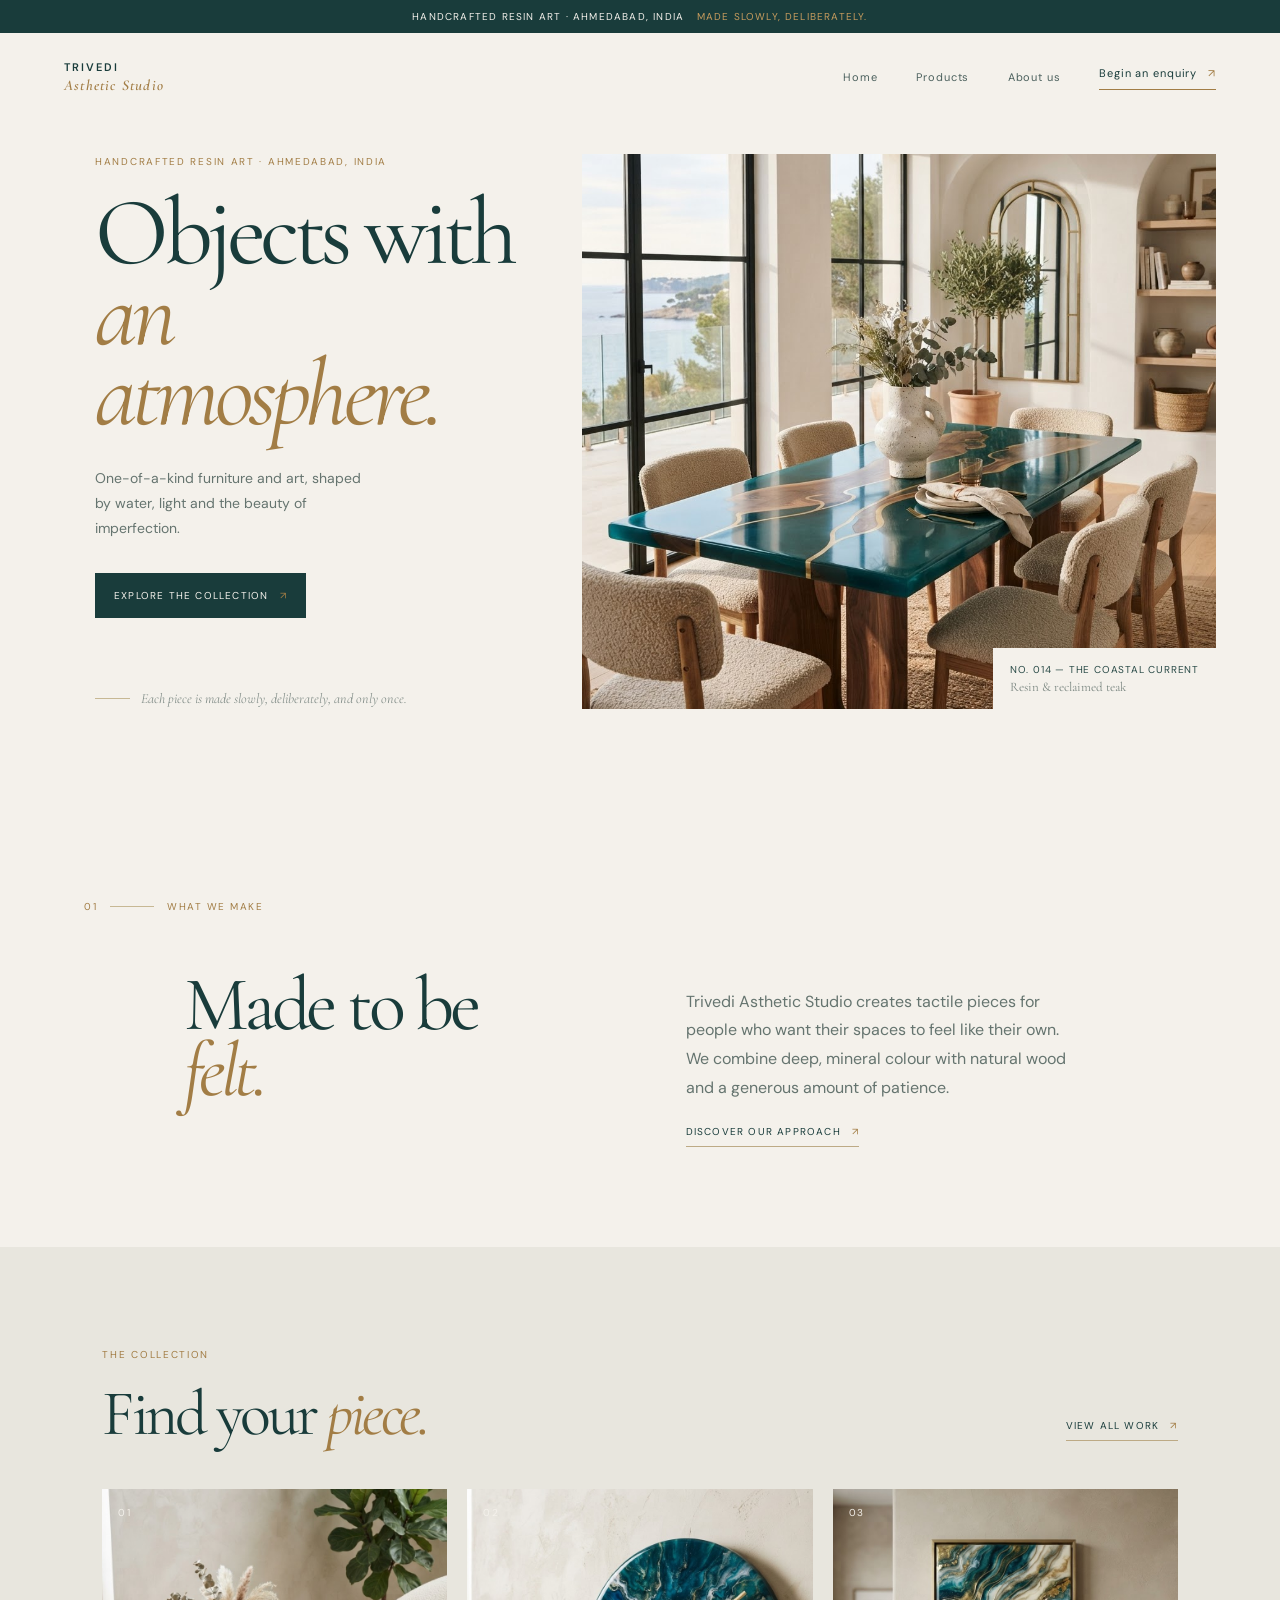
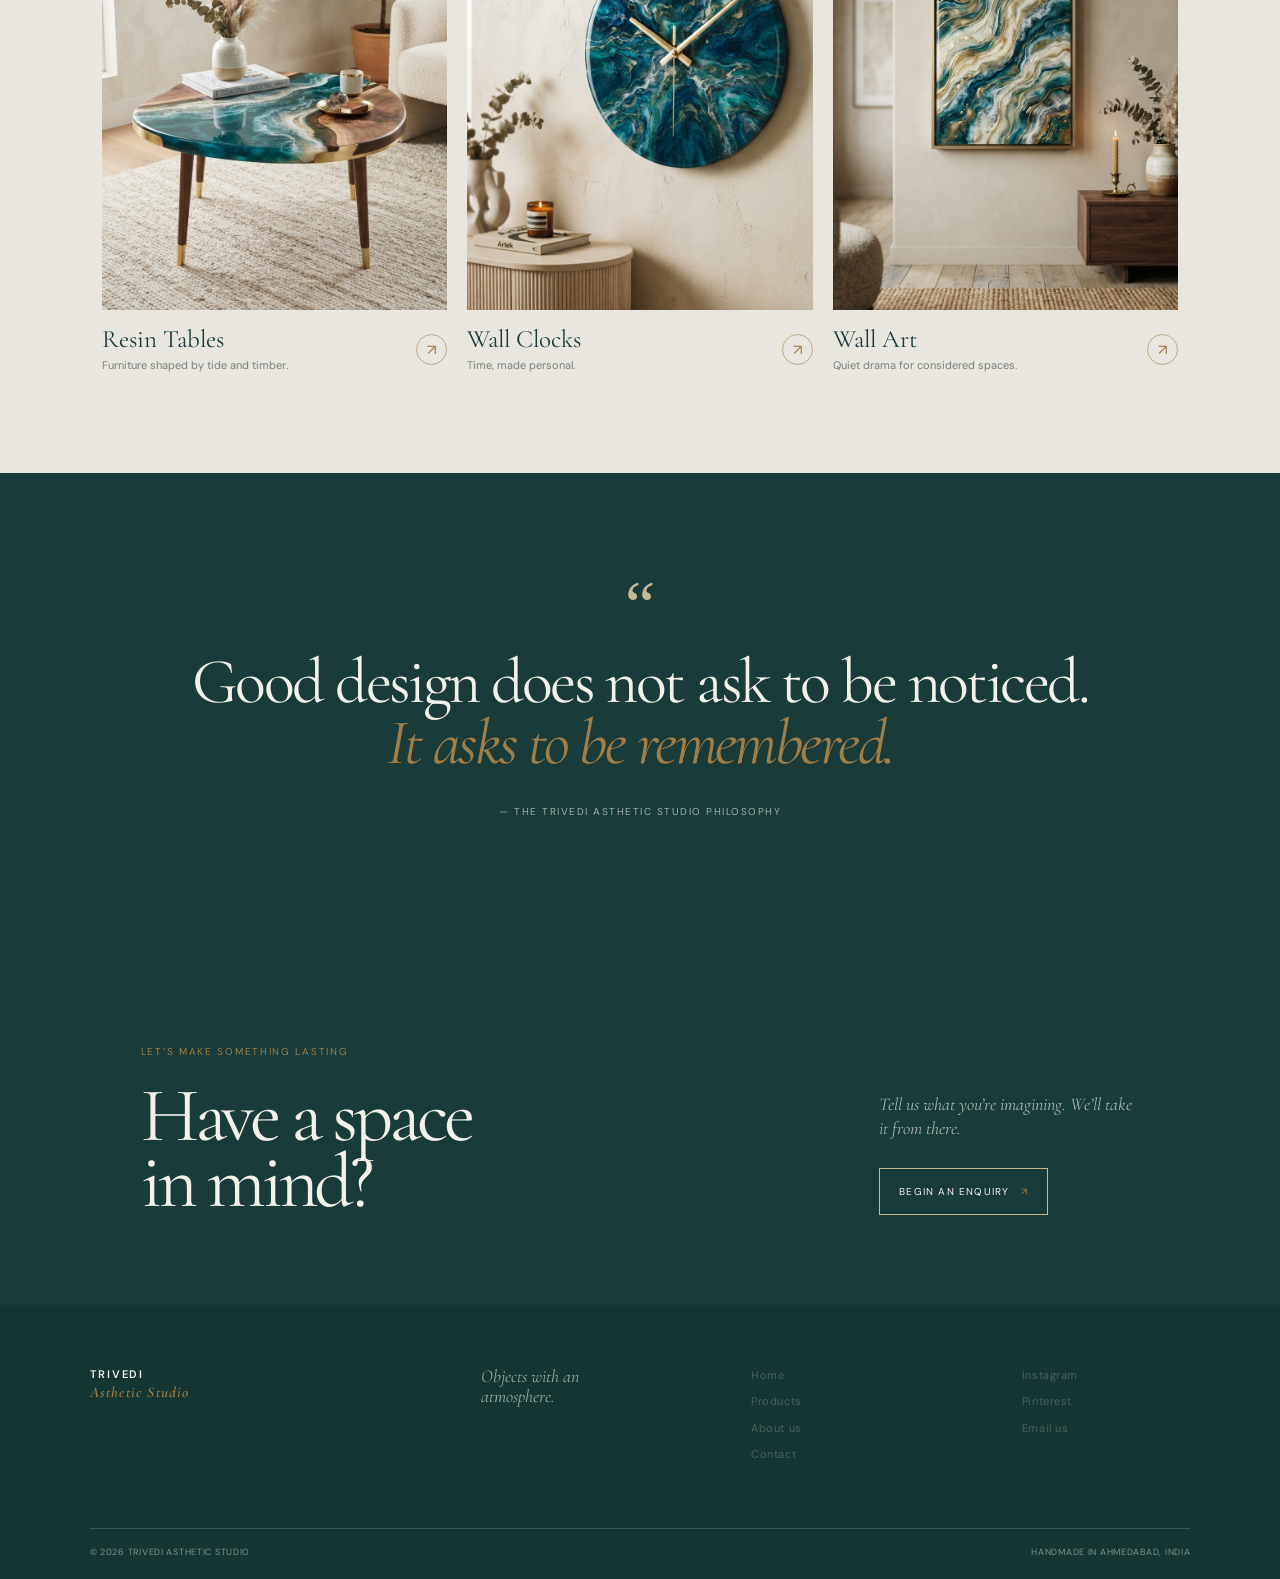
<file: index.html>
<!doctype html>
<html lang="en">
<head>
  <meta charset="UTF-8"><meta name="viewport" content="width=device-width, initial-scale=1.0">
  <meta name="description" content="Trivedi Asthetic Studio creates handcrafted resin furniture and art in Ahmedabad, India.">
  <title>Trivedi Asthetic Studio — Objects with an atmosphere</title>
  <link rel="stylesheet" href="styles.css">
</head>
<body>
  <div class="announcement">Handcrafted resin art · Ahmedabad, India <span>Made slowly, deliberately.</span></div>
  <header class="site-header"><a class="wordmark" href="index.html">TRIVEDI<br><em>Asthetic Studio</em></a><button class="menu-button" aria-label="Toggle navigation" aria-expanded="false"><span></span><span></span></button><nav class="main-nav"><a href="index.html">Home</a><a href="products.html">Products</a><a href="aboutus.html">About us</a><a href="contact.html" class="nav-cta">Begin an enquiry <span>↗</span></a></nav></header>
  <main>
    <section class="hero"><div class="hero-copy"><p class="eyebrow">Handcrafted resin art · Ahmedabad, India</p><h1>Objects with<br><i>an atmosphere.</i></h1><p class="hero-lede">One-of-a-kind furniture and art, shaped by water, light and the beauty of imperfection.</p><a class="button button-dark" href="products.html">Explore the collection <span>↗</span></a><div class="hero-note"><span class="line"></span>Each piece is made slowly, deliberately, and only once.</div></div><div class="hero-image-wrap"><img src="images/hero-resin-studio.png" alt="Ocean teal resin table in an airy interior"><div class="image-caption">No. 014 — The Coastal Current<br><span>Resin &amp; reclaimed teak</span></div></div></section>
    <section class="intro-section"><div class="section-kicker"><span>01</span><span class="kicker-line"></span><span>What we make</span></div><div class="intro-grid"><h2>Made to be<br><i>felt.</i></h2><div><p class="intro-text">Trivedi Asthetic Studio creates tactile pieces for people who want their spaces to feel like their own. We combine deep, mineral colour with natural wood and a generous amount of patience.</p><a class="text-link" href="aboutus.html">Discover our approach <span>↗</span></a></div></div></section>
    <section class="category-section"><div class="section-heading"><div><p class="eyebrow">The collection</p><h2>Find your <i>piece.</i></h2></div><a class="text-link" href="products.html">View all work <span>↗</span></a></div><div class="category-grid"><a class="category-card" href="products.html#tables"><div class="category-image"><img src="images/resin-table.png" alt="Resin tables"><span class="category-number">01</span></div><div class="category-info"><div><h3>Resin Tables</h3><p>Furniture shaped by tide and timber.</p></div><span class="circle-arrow">↗</span></div></a><a class="category-card" href="products.html#clocks"><div class="category-image"><img src="images/resin-clock.png" alt="Resin wall clocks"><span class="category-number">02</span></div><div class="category-info"><div><h3>Wall Clocks</h3><p>Time, made personal.</p></div><span class="circle-arrow">↗</span></div></a><a class="category-card" href="products.html#art"><div class="category-image"><img src="images/resin-art.png" alt="Resin wall art"><span class="category-number">03</span></div><div class="category-info"><div><h3>Wall Art</h3><p>Quiet drama for considered spaces.</p></div><span class="circle-arrow">↗</span></div></a></div></section>
    <section class="quote-section"><div class="quote-mark">“</div><blockquote>Good design does not ask to be noticed.<br><i>It asks to be remembered.</i></blockquote><p>— The Trivedi Asthetic Studio philosophy</p></section>
    <section class="contact-strip"><div><p class="eyebrow">Let’s make something lasting</p><h2>Have a space<br>in mind?</h2></div><div class="contact-action"><p>Tell us what you’re imagining. We’ll take it from there.</p><a class="button button-light" href="contact.html">Begin an enquiry <span>↗</span></a></div></section>
  </main>
  <footer><div class="footer-top"><div class="footer-mark wordmark">TRIVEDI<br><em>Asthetic Studio</em></div><p>Objects with an<br>atmosphere.</p><nav class="footer-links"><a href="index.html">Home</a><a href="products.html">Products</a><a href="aboutus.html">About us</a><a href="contact.html">Contact</a></nav><nav class="social-links"><a href="#">Instagram</a><a href="#">Pinterest</a><a href="mailto:hello@trivediasthetic.com">Email us</a></nav></div><div class="footer-bottom"><span>© 2026 Trivedi Asthetic Studio</span><span>Handmade in Ahmedabad, India</span></div></footer>
  <script src="script.js"></script>
</body>
</html>
</file>
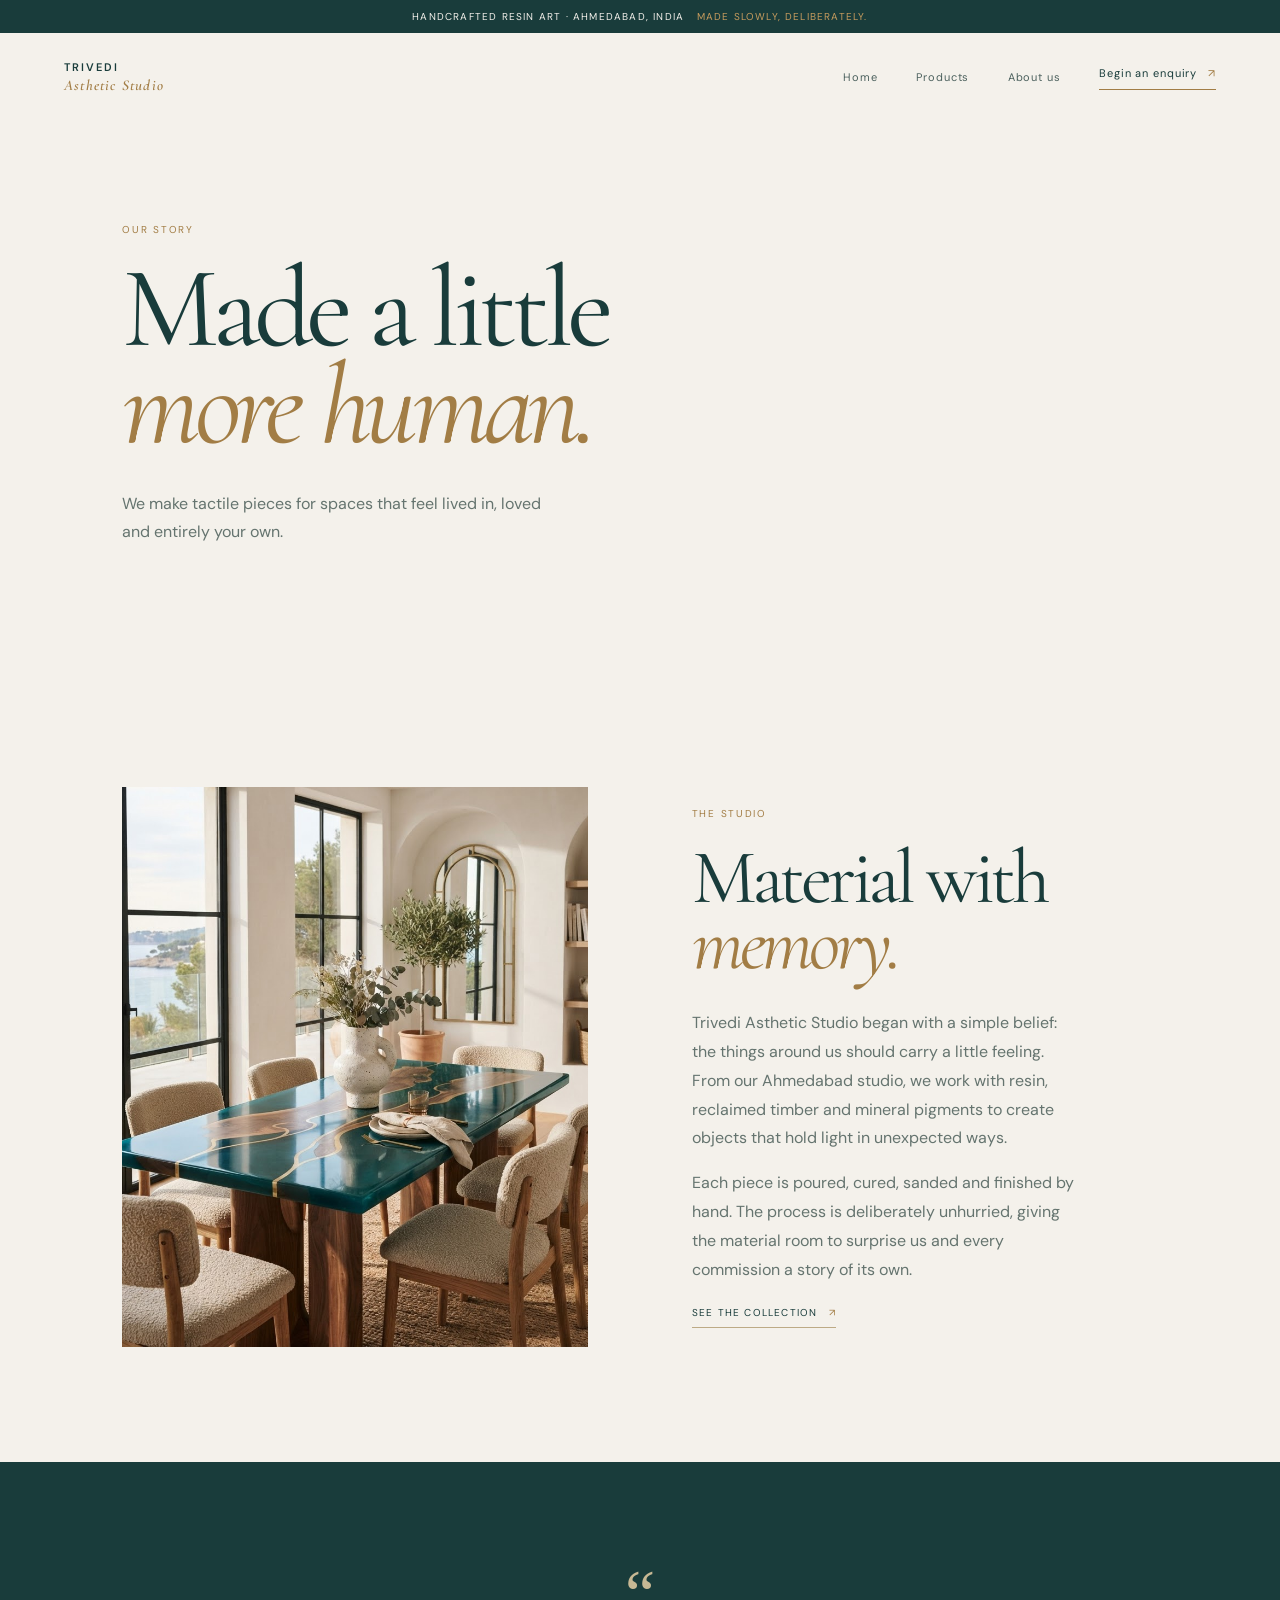
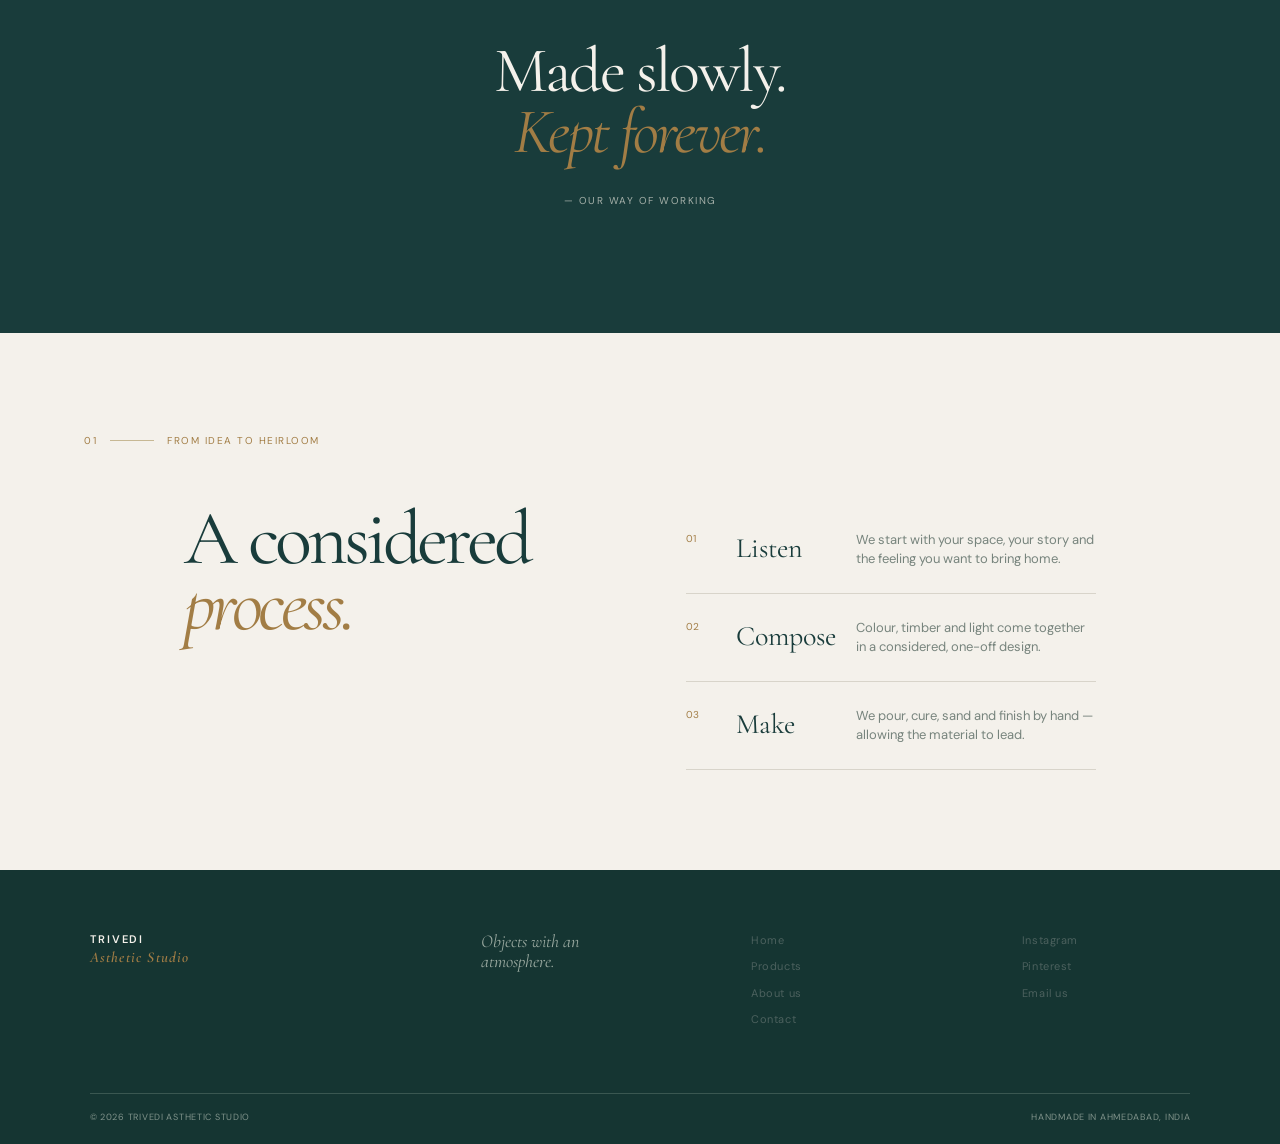
<file: aboutus.html>
<!doctype html>
<html lang="en"><head><meta charset="UTF-8"><meta name="viewport" content="width=device-width, initial-scale=1.0"><meta name="description" content="Learn about Trivedi Asthetic Studio and our handmade resin process."><title>About us — Trivedi Asthetic Studio</title><link rel="stylesheet" href="styles.css"></head><body><div class="announcement">Handcrafted resin art · Ahmedabad, India <span>Made slowly, deliberately.</span></div><header class="site-header"><a class="wordmark" href="index.html">TRIVEDI<br><em>Asthetic Studio</em></a><button class="menu-button" aria-label="Toggle navigation" aria-expanded="false"><span></span><span></span></button><nav class="main-nav"><a href="index.html">Home</a><a href="products.html">Products</a><a href="aboutus.html">About us</a><a href="contact.html" class="nav-cta">Begin an enquiry <span>↗</span></a></nav></header><main><section class="page-hero"><p class="eyebrow">Our story</p><h1>Made a little<br><i>more human.</i></h1><p>We make tactile pieces for spaces that feel lived in, loved and entirely your own.</p></section><section class="story-section"><div class="story-image"><img src="images/hero-resin-studio.png" alt="Resin art table in a bright studio"></div><div class="story-copy"><p class="eyebrow">The studio</p><h2>Material with<br><i>memory.</i></h2><p>Trivedi Asthetic Studio began with a simple belief: the things around us should carry a little feeling. From our Ahmedabad studio, we work with resin, reclaimed timber and mineral pigments to create objects that hold light in unexpected ways.</p><p>Each piece is poured, cured, sanded and finished by hand. The process is deliberately unhurried, giving the material room to surprise us and every commission a story of its own.</p><a class="text-link" href="products.html">See the collection <span>↗</span></a></div></section><section class="quote-section"><div class="quote-mark">“</div><blockquote>Made slowly.<br><i>Kept forever.</i></blockquote><p>— Our way of working</p></section><section class="process-section"><div class="section-kicker"><span>01</span><span class="kicker-line"></span><span>From idea to heirloom</span></div><div class="process-grid"><h2>A considered<br><i>process.</i></h2><div class="process-list"><div><span>01</span><h3>Listen</h3><p>We start with your space, your story and the feeling you want to bring home.</p></div><div><span>02</span><h3>Compose</h3><p>Colour, timber and light come together in a considered, one-off design.</p></div><div><span>03</span><h3>Make</h3><p>We pour, cure, sand and finish by hand — allowing the material to lead.</p></div></div></div></section></main><footer><div class="footer-top"><div class="footer-mark wordmark">TRIVEDI<br><em>Asthetic Studio</em></div><p>Objects with an<br>atmosphere.</p><nav class="footer-links"><a href="index.html">Home</a><a href="products.html">Products</a><a href="aboutus.html">About us</a><a href="contact.html">Contact</a></nav><nav class="social-links"><a href="#">Instagram</a><a href="#">Pinterest</a><a href="mailto:hello@trivediasthetic.com">Email us</a></nav></div><div class="footer-bottom"><span>© 2026 Trivedi Asthetic Studio</span><span>Handmade in Ahmedabad, India</span></div></footer><script src="script.js"></script></body></html>
</file>
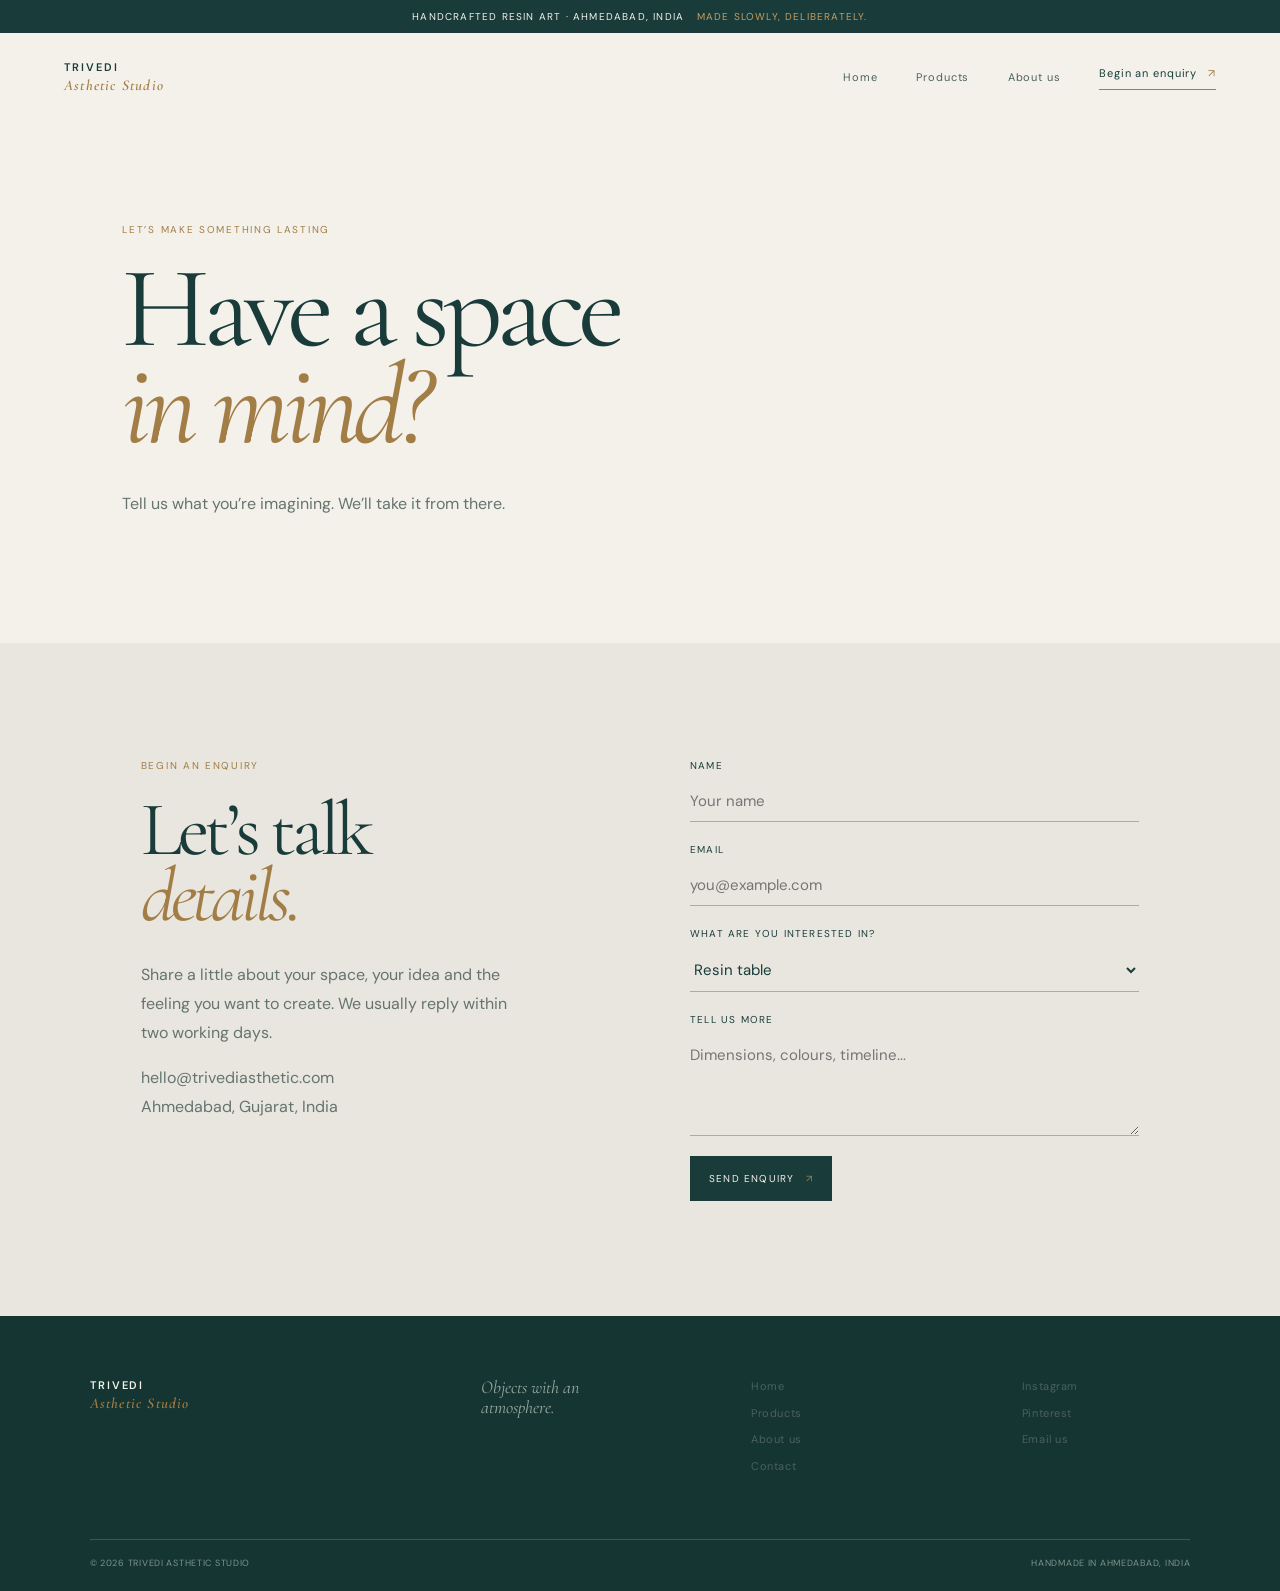
<file: contact.html>
<!doctype html>
<html lang="en"><head><meta charset="UTF-8"><meta name="viewport" content="width=device-width, initial-scale=1.0"><meta name="description" content="Start a custom resin art enquiry with Trivedi Asthetic Studio."><title>Contact — Trivedi Asthetic Studio</title><link rel="stylesheet" href="styles.css"></head><body><div class="announcement">Handcrafted resin art · Ahmedabad, India <span>Made slowly, deliberately.</span></div><header class="site-header"><a class="wordmark" href="index.html">TRIVEDI<br><em>Asthetic Studio</em></a><button class="menu-button" aria-label="Toggle navigation" aria-expanded="false"><span></span><span></span></button><nav class="main-nav"><a href="index.html">Home</a><a href="products.html">Products</a><a href="aboutus.html">About us</a><a href="contact.html" class="nav-cta">Begin an enquiry <span>↗</span></a></nav></header><main><section class="page-hero"><p class="eyebrow">Let’s make something lasting</p><h1>Have a space<br><i>in mind?</i></h1><p>Tell us what you’re imagining. We’ll take it from there.</p></section><section class="contact-form-section"><div><p class="eyebrow">Begin an enquiry</p><h2>Let’s talk<br><i>details.</i></h2><p class="contact-details">Share a little about your space, your idea and the feeling you want to create. We usually reply within two working days.</p><p class="contact-details">hello@trivediasthetic.com<br>Ahmedabad, Gujarat, India</p></div><form class="enquiry-form" id="enquiry-form"><label>Name<input required name="name" type="text" placeholder="Your name"></label><label>Email<input required name="email" type="email" placeholder="you@example.com"></label><label>What are you interested in?<select name="interest"><option>Resin table</option><option>Wall clock</option><option>Wall art</option><option>Custom commission</option></select></label><label>Tell us more<textarea required name="message" rows="4" placeholder="Dimensions, colours, timeline..."></textarea></label><button class="button button-dark" type="submit">Send enquiry <span>↗</span></button><div class="form-success" hidden><h3>Thank you.</h3><p>Your enquiry is on its way. We’ll be in touch soon.</p></div></form></section></main><footer><div class="footer-top"><div class="footer-mark wordmark">TRIVEDI<br><em>Asthetic Studio</em></div><p>Objects with an<br>atmosphere.</p><nav class="footer-links"><a href="index.html">Home</a><a href="products.html">Products</a><a href="aboutus.html">About us</a><a href="contact.html">Contact</a></nav><nav class="social-links"><a href="#">Instagram</a><a href="#">Pinterest</a><a href="mailto:hello@trivediasthetic.com">Email us</a></nav></div><div class="footer-bottom"><span>© 2026 Trivedi Asthetic Studio</span><span>Handmade in Ahmedabad, India</span></div></footer><script src="script.js"></script></body></html>
</file>
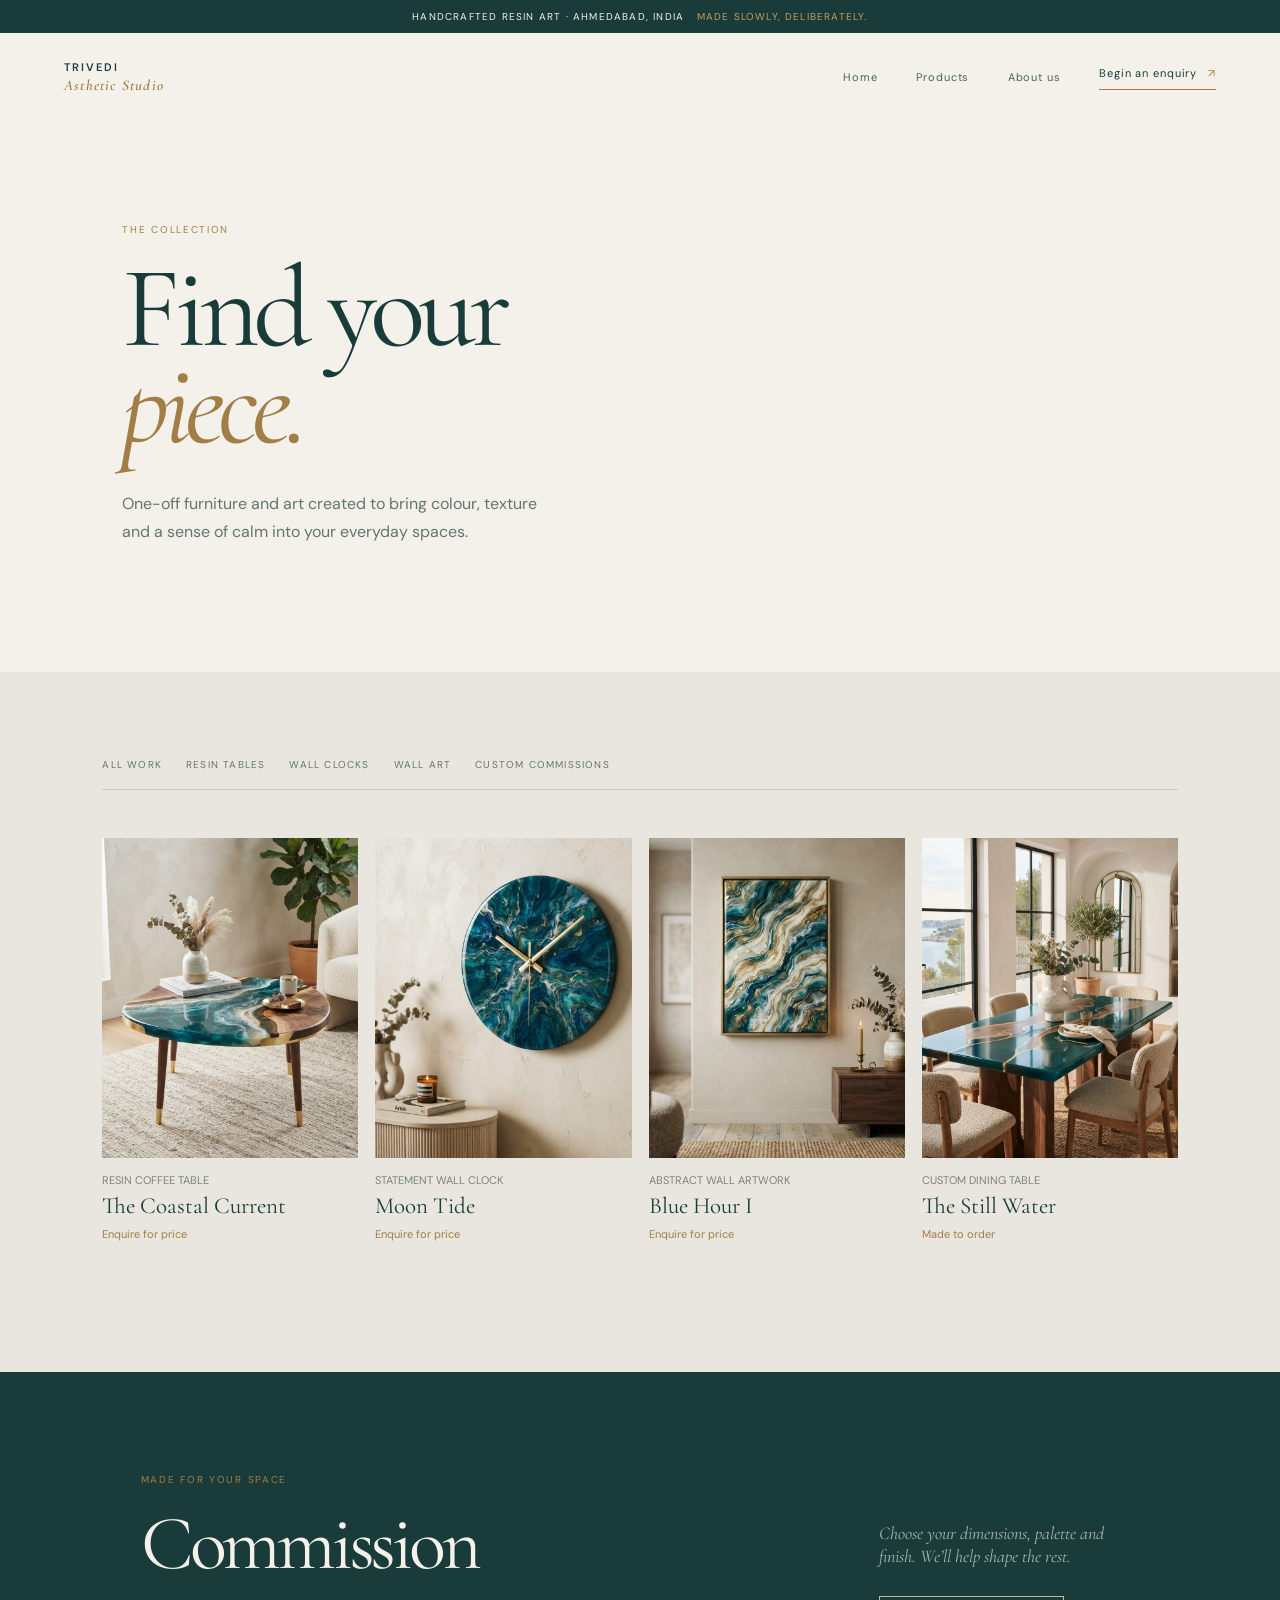
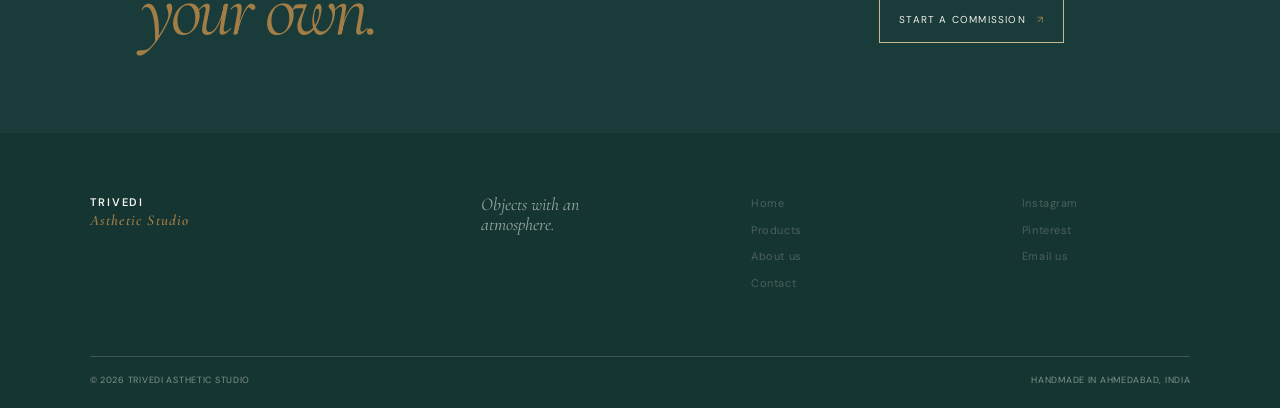
<file: products.html>
<!doctype html>
<html lang="en"><head><meta charset="UTF-8"><meta name="viewport" content="width=device-width, initial-scale=1.0"><meta name="description" content="Explore handcrafted resin tables, clocks, wall art and custom commissions."><title>Products — Trivedi Asthetic Studio</title><link rel="stylesheet" href="styles.css"></head><body><div class="announcement">Handcrafted resin art · Ahmedabad, India <span>Made slowly, deliberately.</span></div><header class="site-header"><a class="wordmark" href="index.html">TRIVEDI<br><em>Asthetic Studio</em></a><button class="menu-button" aria-label="Toggle navigation" aria-expanded="false"><span></span><span></span></button><nav class="main-nav"><a href="index.html">Home</a><a href="products.html">Products</a><a href="aboutus.html">About us</a><a href="contact.html" class="nav-cta">Begin an enquiry <span>↗</span></a></nav></header><main><section class="page-hero"><p class="eyebrow">The collection</p><h1>Find your<br><i>piece.</i></h1><p>One-off furniture and art created to bring colour, texture and a sense of calm into your everyday spaces.</p></section><section class="catalogue"><nav class="category-nav"><a href="#tables">All work</a><a href="#tables">Resin tables</a><a href="#clocks">Wall clocks</a><a href="#art">Wall art</a><a href="#custom">Custom commissions</a></nav><div class="product-grid"><article class="product-card" id="tables"><a class="product-image" href="contact.html"><img src="images/resin-table.png" alt="The Coastal Current resin table"><span class="enquire-label">Enquire ↗</span></a><p class="product-type">Resin coffee table</p><h3>The Coastal Current</h3><p class="product-price">Enquire for price</p></article><article class="product-card" id="clocks"><a class="product-image" href="contact.html"><img src="images/resin-clock.png" alt="Moon Tide resin wall clock"><span class="enquire-label">Enquire ↗</span></a><p class="product-type">Statement wall clock</p><h3>Moon Tide</h3><p class="product-price">Enquire for price</p></article><article class="product-card" id="art"><a class="product-image" href="contact.html"><img src="images/resin-art.png" alt="Blue Hour resin artwork"><span class="enquire-label">Enquire ↗</span></a><p class="product-type">Abstract wall artwork</p><h3>Blue Hour I</h3><p class="product-price">Enquire for price</p></article><article class="product-card" id="custom"><a class="product-image" href="contact.html"><img src="images/hero-resin-studio.png" alt="The Still Water custom dining table"><span class="enquire-label">Enquire ↗</span></a><p class="product-type">Custom dining table</p><h3>The Still Water</h3><p class="product-price">Made to order</p></article></div></section><section class="contact-strip"><div><p class="eyebrow">Made for your space</p><h2>Commission<br><i>your own.</i></h2></div><div class="contact-action"><p>Choose your dimensions, palette and finish. We’ll help shape the rest.</p><a class="button button-light" href="contact.html">Start a commission <span>↗</span></a></div></section></main><footer><div class="footer-top"><div class="footer-mark wordmark">TRIVEDI<br><em>Asthetic Studio</em></div><p>Objects with an<br>atmosphere.</p><nav class="footer-links"><a href="index.html">Home</a><a href="products.html">Products</a><a href="aboutus.html">About us</a><a href="contact.html">Contact</a></nav><nav class="social-links"><a href="#">Instagram</a><a href="#">Pinterest</a><a href="mailto:hello@trivediasthetic.com">Email us</a></nav></div><div class="footer-bottom"><span>© 2026 Trivedi Asthetic Studio</span><span>Handmade in Ahmedabad, India</span></div></footer><script src="script.js"></script></body></html>
</file>
<file: styles.css>
@import url('https://fonts.googleapis.com/css2?family=Cormorant+Garamond:ital,wght@0,400;0,500;1,400;1,500&family=DM+Sans:wght@400;500;600&display=swap');
:root{--bg:#f4f1eb;--ink:#193c3b;--muted:#65746f;--gold:#a27d45;--line:#d8d4ca;--soft:#e8e6de}*{box-sizing:border-box}html{scroll-behavior:smooth}body{margin:0;background:var(--bg);color:var(--ink);font:15px/1.5 'DM Sans',sans-serif}a{color:inherit;text-decoration:none}img{display:block;height:100%;object-fit:cover;width:100%}button{font:inherit}.announcement{background:var(--ink);color:var(--bg);font-size:10px;letter-spacing:.12em;padding:9px 16px;text-align:center;text-transform:uppercase}.announcement span{color:#c79c5e;padding-left:8px}.site-header{align-items:center;display:flex;justify-content:space-between;margin:auto;max-width:1440px;padding:27px 5vw;position:relative;z-index:2}.wordmark{font-size:11px;font-weight:600;letter-spacing:.18em;line-height:1.35}.wordmark em{color:var(--gold);font-family:'Cormorant Garamond',serif;font-size:15px;font-style:italic;letter-spacing:.08em}.main-nav{align-items:center;display:flex;gap:clamp(22px,3vw,46px);font-size:11px;letter-spacing:.08em}.main-nav a:not(.nav-cta),.footer-links a,.social-links a{color:#4c615e}.nav-cta{border-bottom:1px solid var(--gold);padding-bottom:7px}.nav-cta span,.text-link span,.button span{color:var(--gold);margin-left:7px}.menu-button{background:none;border:0;display:none;width:30px}.menu-button span{background:var(--ink);display:block;height:1px;margin:5px 0;width:24px}.hero{display:grid;grid-template-columns:45% 55%;margin:auto;max-width:1440px;min-height:620px;padding:32px 5vw 90px}.hero-copy{align-self:center;padding-left:6%;padding-right:10%}.eyebrow{color:var(--gold);font-size:10px;letter-spacing:.17em;margin:0 0 24px;text-transform:uppercase}h1,h2,h3,blockquote{font-family:'Cormorant Garamond',serif;font-weight:400}h1{font-size:clamp(60px,7.5vw,112px);letter-spacing:-.055em;line-height:.84;margin:0}h1 i,h2 i,blockquote i{color:var(--gold);font-style:italic}.hero-lede{color:var(--muted);font-size:14px;line-height:1.8;margin:31px 0;max-width:270px}.button{display:inline-block;font-size:10px;letter-spacing:.12em;padding:15px 19px;text-transform:uppercase;transition:transform .25s}.button:hover{transform:translateY(-3px)}.button-dark{background:var(--ink);color:var(--bg)}.button-light{border:1px solid #c7b894;color:var(--bg)}.hero-note{align-items:center;color:#85908b;display:flex;font-family:'Cormorant Garamond',serif;font-size:14px;font-style:italic;gap:11px;margin-top:70px}.line{background:#c7b894;height:1px;width:35px}.hero-image-wrap{min-height:520px;position:relative}.hero-image-wrap>img{position:absolute}.image-caption{background:var(--bg);bottom:0;color:#294a47;font-size:10px;letter-spacing:.08em;padding:14px 17px;position:absolute;right:0;text-transform:uppercase}.image-caption span{color:#7a8680;display:block;font:13px 'Cormorant Garamond',serif;letter-spacing:0;margin-top:2px;text-transform:none}.intro-section,.category-section,.process-section{margin:auto;max-width:1240px;padding:100px 5vw}.section-kicker{align-items:center;color:var(--gold);display:flex;font-size:10px;gap:13px;letter-spacing:.15em;text-transform:uppercase}.kicker-line{background:#c7b894;height:1px;width:44px}.intro-grid,.process-grid{display:grid;gap:10%;grid-template-columns:1fr 1fr;padding:58px 9% 0}h2{font-size:clamp(50px,6vw,82px);letter-spacing:-.055em;line-height:.86;margin:0}.intro-text,.story-copy>p:not(.eyebrow),.contact-details{color:var(--muted);font-size:16px;line-height:1.8;max-width:390px}.text-link{border-bottom:1px solid #bdaa85;display:inline-block;font-size:10px;letter-spacing:.12em;padding-bottom:7px;text-transform:uppercase}.category-section,.catalogue,.contact-form-section{background:var(--soft);max-width:none;padding-left:8vw;padding-right:8vw}.section-heading{align-items:end;display:flex;justify-content:space-between;margin-bottom:48px}.section-heading h2{font-size:clamp(47px,5vw,68px)}.category-grid,.product-grid{display:grid;gap:20px;grid-template-columns:repeat(3,1fr)}.category-image{aspect-ratio:1/1.22;overflow:hidden;position:relative}.category-image img,.product-image img{transition:transform .6s}.category-card:hover img,.product-image:hover img{transform:scale(1.04)}.category-number{color:var(--bg);font-size:10px;left:16px;letter-spacing:.12em;position:absolute;top:16px}.category-info{align-items:center;display:flex;justify-content:space-between;padding-top:17px}.category-info h3,.product-card h3{font-size:25px;line-height:1;margin:0 0 5px}.category-info p,.product-type,.product-price{color:#78827c;font-size:11px;margin:0}.circle-arrow{align-items:center;border:1px solid #bdaa85;border-radius:50%;color:var(--gold);display:flex;height:31px;justify-content:center;width:31px}.quote-section{background:var(--ink);color:var(--bg);padding:115px 20px;text-align:center}.quote-mark{color:#c7b894;font:68px Georgia;line-height:.5}blockquote{font-size:clamp(36px,5vw,66px);letter-spacing:-.04em;line-height:.95;margin:30px auto}.quote-section p{color:#a5b0a9;font-size:10px;letter-spacing:.15em;text-transform:uppercase}.process-list{display:flex;flex-direction:column}.process-list>div{border-bottom:1px solid var(--line);display:grid;gap:15px;grid-template-columns:35px 105px 1fr;padding:21px 0}.process-list span{color:var(--gold);font-size:10px;padding-top:4px}.process-list h3{font-size:28px;margin:0}.process-list p{color:#77847d;font-size:13px;margin:3px 0;max-width:250px}.contact-strip{align-items:end;background:var(--ink);color:var(--bg);display:flex;justify-content:space-between;padding:100px 11vw 90px}.contact-strip h2{font-size:clamp(55px,6vw,84px)}.contact-action{max-width:260px}.contact-action p{color:#a7b4ab;font:italic 18px/1.3 'Cormorant Garamond',serif;margin-bottom:28px}footer{background:#153532;color:var(--bg);padding:62px 7vw 20px}.footer-top{align-items:start;display:grid;gap:30px;grid-template-columns:1.5fr 1fr 1fr .7fr}.footer-top>p{color:#9aa9a0;font:italic 18px/1.1 'Cormorant Garamond',serif;margin:0}.footer-links,.social-links{display:flex;flex-direction:column;font-size:11px;gap:10px;letter-spacing:.05em}.footer-bottom{border-top:1px solid #3a5751;color:#80938b;display:flex;font-size:9px;justify-content:space-between;letter-spacing:.08em;margin-top:65px;padding-top:17px;text-transform:uppercase}.page-hero{margin:auto;max-width:1240px;padding:100px 8vw 125px}.page-hero h1{font-size:clamp(64px,9vw,128px)}.page-hero>p:last-child{color:var(--muted);font-size:16px;line-height:1.8;margin:35px 0 0;max-width:420px}.catalogue{padding-bottom:130px;padding-top:100px}.category-nav{border-bottom:1px solid #cbc7bd;display:flex;flex-wrap:wrap;gap:24px;margin:-15px 0 48px;padding-bottom:17px}.category-nav a{color:var(--muted);font-size:10px;letter-spacing:.12em;text-transform:uppercase}.product-grid{gap:32px 17px;grid-template-columns:repeat(4,1fr)}.product-image{aspect-ratio:1/1.25;display:block;overflow:hidden;position:relative}.enquire-label{background:var(--bg);bottom:0;font-size:10px;left:0;opacity:0;padding:12px 14px;position:absolute;text-transform:uppercase;transition:opacity .25s}.product-image:hover .enquire-label{opacity:1}.product-card h3{font-size:23px;margin-top:6px}.product-type{margin-top:14px;text-transform:uppercase}.product-price{color:var(--gold);margin-top:8px}.story-section,.contact-form-section{display:grid;gap:10%;grid-template-columns:1fr 1fr;margin:auto;max-width:1240px;padding:115px 8vw}.story-image{min-height:560px}.story-copy{align-self:center}.story-copy h2,.contact-form-section h2{margin-bottom:32px}.contact-form-section{max-width:none;padding-left:11vw;padding-right:11vw}.enquiry-form{display:flex;flex-direction:column;gap:20px}.enquiry-form label{color:var(--ink);display:flex;flex-direction:column;font-size:10px;gap:8px;letter-spacing:.12em;text-transform:uppercase}.enquiry-form input,.enquiry-form select,.enquiry-form textarea{background:transparent;border:0;border-bottom:1px solid #bdaa85;color:var(--ink);font:15px 'DM Sans',sans-serif;outline:0;padding:10px 0;resize:vertical}.enquiry-form button{border:0;cursor:pointer;width:max-content}.form-success{border-top:1px solid #bdaa85;padding-top:28px}.form-success h3{font-size:42px;margin:0 0 15px}.form-success p{color:var(--muted)}
@media(max-width:800px){.main-nav{align-items:flex-start;background:var(--bg);box-shadow:0 12px 25px #193c3b18;display:none;flex-direction:column;gap:25px;left:0;padding:32px 7vw;position:absolute;right:0;top:70px}.main-nav.open{display:flex}.menu-button{display:block}.hero{grid-template-columns:1fr;padding-top:35px}.hero-copy{padding:25px 0 65px}.hero-image-wrap{min-height:400px}.intro-grid,.process-grid,.story-section,.contact-form-section{gap:42px;grid-template-columns:1fr}.intro-grid,.process-grid{padding-left:0;padding-right:0}.category-grid{grid-template-columns:repeat(2,1fr)}.product-grid{grid-template-columns:repeat(2,1fr)}.contact-strip{align-items:start;flex-direction:column;gap:40px;padding:75px 8vw}.footer-top{grid-template-columns:repeat(2,1fr)}.footer-mark{grid-column:span 2}.page-hero{padding-bottom:85px;padding-top:70px}.story-image{min-height:400px}}@media(max-width:480px){.announcement{font-size:8px}.site-header{padding-bottom:20px;padding-top:20px}.hero-image-wrap{min-height:330px}.intro-section,.category-section,.process-section,.catalogue{padding-bottom:75px;padding-top:75px}.section-heading{align-items:start;flex-direction:column;gap:20px}.category-grid,.product-grid{gap:28px 11px}.category-info h3,.product-card h3{font-size:20px}.footer-bottom{flex-direction:column;gap:7px}}
</file>
